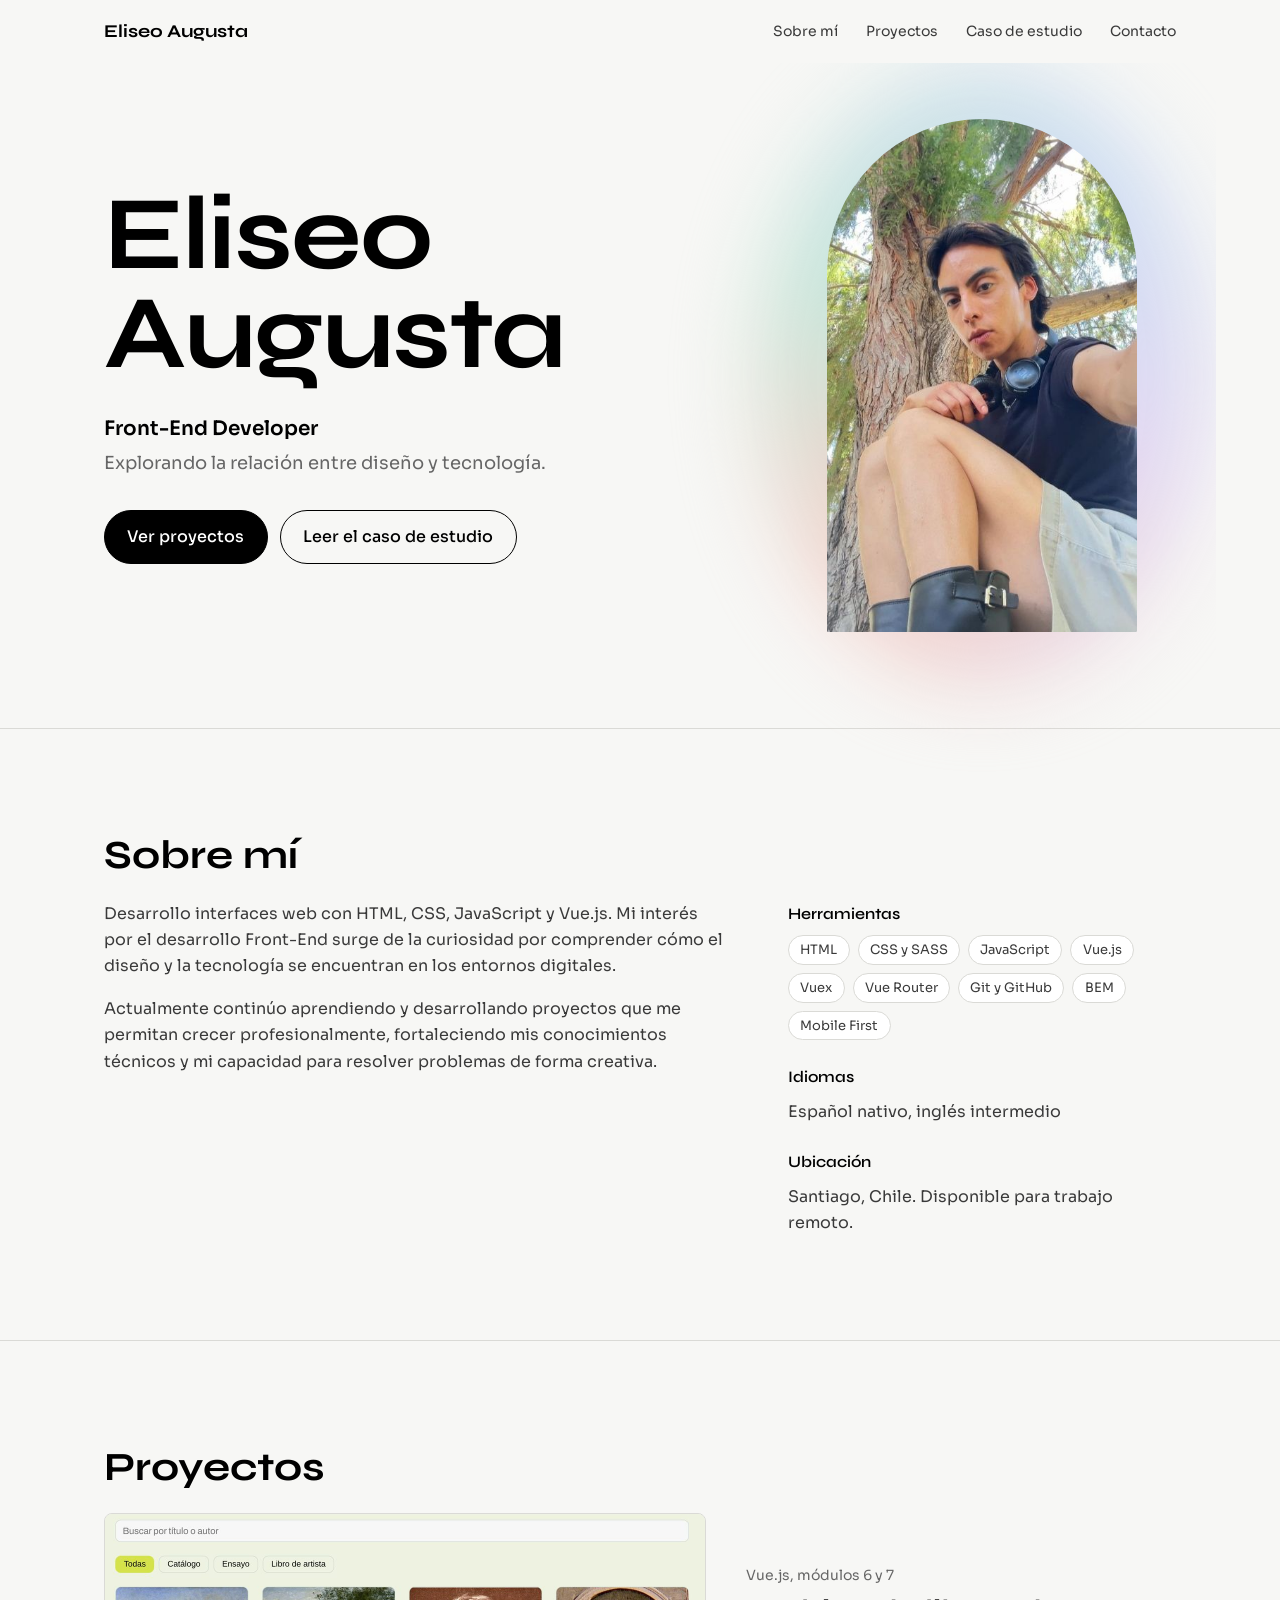
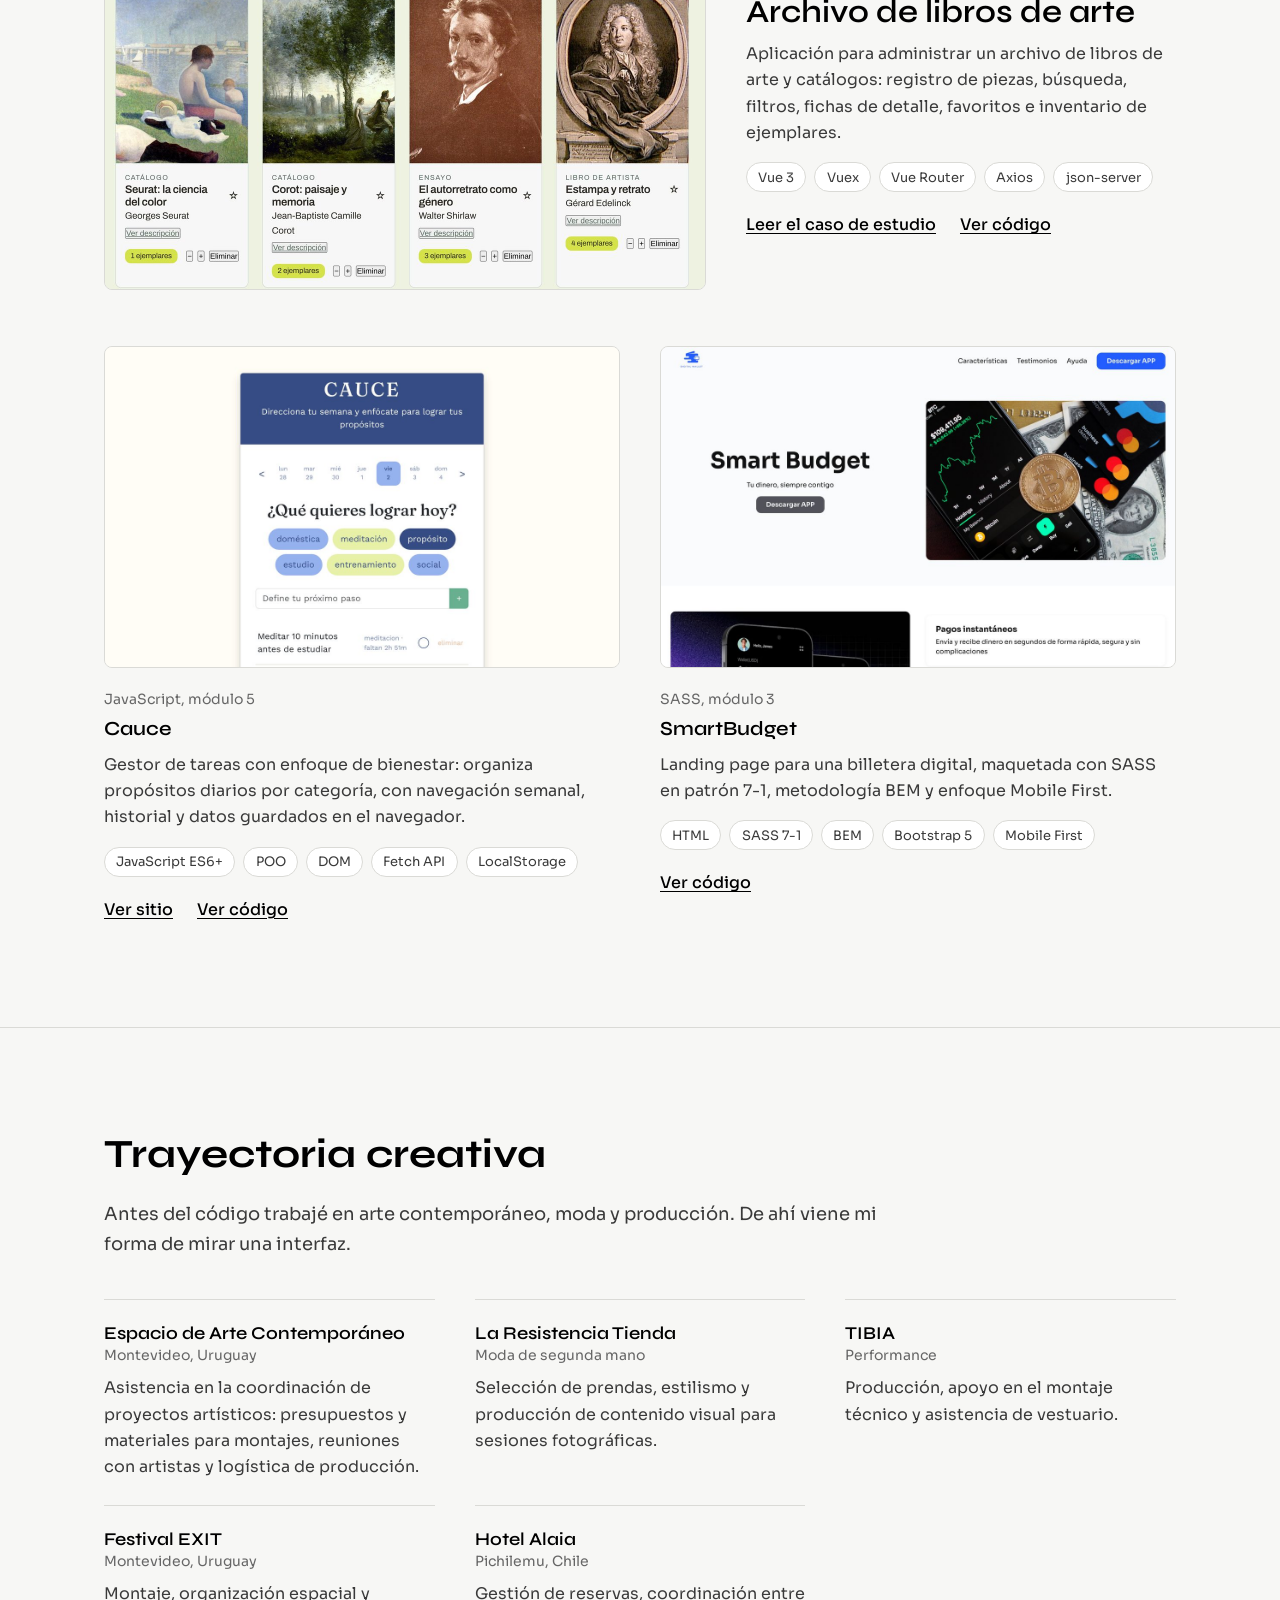
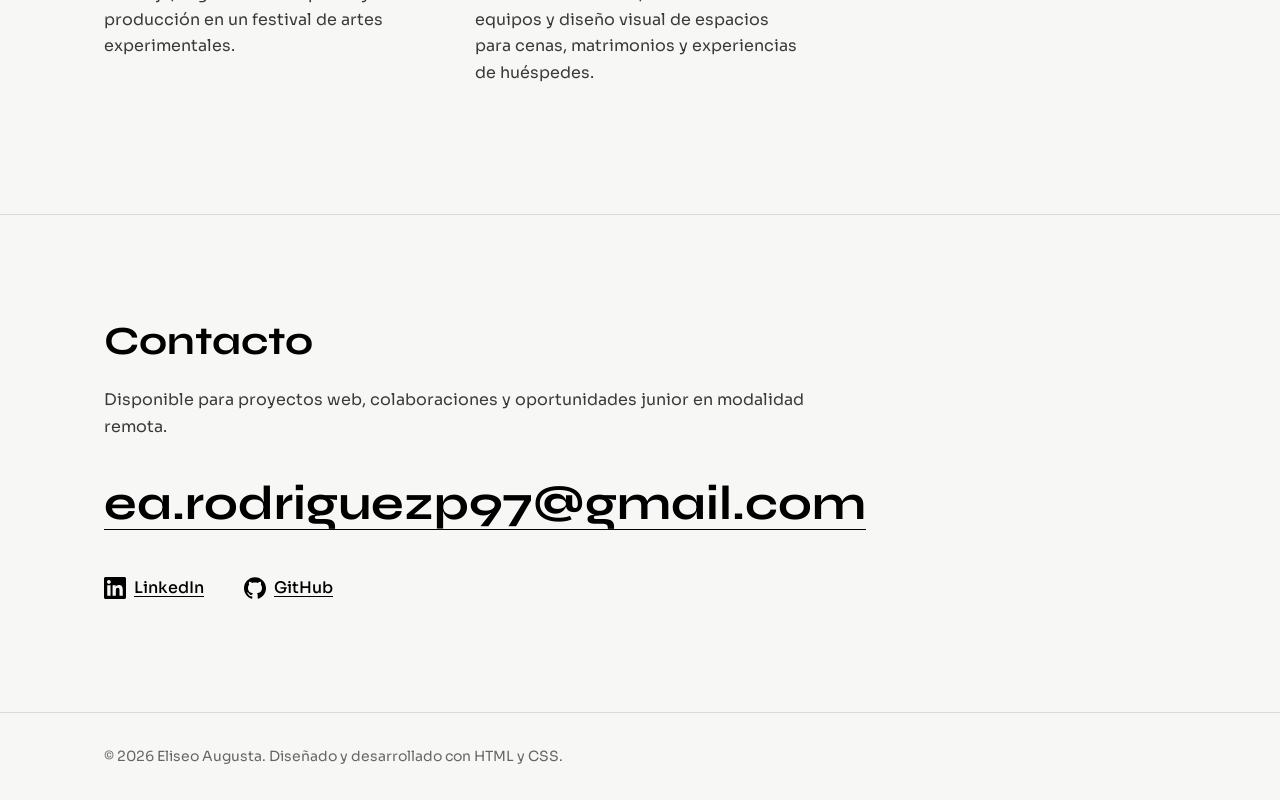
<file: index.html>
<!DOCTYPE html>
<html lang="es">

<head>
    <meta charset="UTF-8">
    <meta name="viewport" content="width=device-width, initial-scale=1.0">
    <title>Eliseo Augusta | Front-End Developer</title>
    <meta name="description"
        content="Portafolio de Eliseo Augusta, Front-End Developer en Santiago de Chile. Proyectos con HTML, CSS, JavaScript y Vue.js.">

    <!-- Tipografía Syne para títulos y Sora para textos -->
    <link rel="preconnect" href="https://fonts.googleapis.com">
    <link rel="preconnect" href="https://fonts.gstatic.com" crossorigin>
    <link href="https://fonts.googleapis.com/css2?family=Sora:wght@400;500;600&family=Syne:wght@600;700;800&display=swap"
        rel="stylesheet">

    <!-- Estilos propios sin librerías -->
    <link rel="stylesheet" href="assets/css/style.css">

    <!-- Menú hamburguesa -->
    <script src="assets/js/menu.js" defer></script>
</head>

<body>
    <a class="saltar" href="#contenido">Saltar al contenido</a>

    <header class="header">
        <div class="contenedor header__barra">
            <a class="header__marca" href="index.html">Eliseo Augusta</a>

            <!-- Botón hamburguesa para vista desde el celular -->
            <button class="header__boton" type="button" aria-expanded="false" aria-controls="menu-principal">
                <span class="solo-lector">Abrir menú</span>
                <span class="header__icono" aria-hidden="true"></span>
            </button>

            <!-- En celular es un panel desplegable y en tablet y computador una fila de enlaces -->
            <nav class="header__nav" id="menu-principal" aria-label="Navegación principal">
                <ul class="header__menu">
                    <li><a href="#sobre-mi">Sobre mí</a></li>
                    <li><a href="#proyectos">Proyectos</a></li>
                    <li><a href="pages/caso-de-estudio.html">Caso de estudio</a></li>
                    <li><a href="#contacto">Contacto</a></li>
                </ul>
            </nav>
        </div>
    </header>

    <main id="contenido">

        <!-- Presentación -->
        <section class="contenedor hero" aria-labelledby="nombre">
            <div>
                <h1 class="hero__nombre" id="nombre">
                    <span>Eliseo</span>
                    <span>Augusta</span>
                </h1>
                <p class="hero__rol">Front-End Developer</p>
                <p class="hero__lema">Explorando la relación entre diseño y tecnología.</p>
                <div class="hero__acciones">
                    <a class="boton" href="#proyectos">Ver proyectos</a>
                    <a class="boton boton--borde" href="pages/caso-de-estudio.html">Leer el caso de estudio</a>
                </div>
            </div>

            <figure class="hero__foto">
                <img src="assets/img/foto-perfil.jpg" width="440" height="727"
                    alt="Retrato de Eliseo Augusta sentado bajo un árbol, con audífonos al cuello">
            </figure>
        </section>

        <!-- Sobre mí -->
        <section class="seccion" id="sobre-mi" aria-labelledby="titulo-sobre-mi">
            <div class="contenedor">
                <h2 id="titulo-sobre-mi">Sobre mí</h2>
                <div class="sobre-mi">
                    <div>
                        <p>
                            Desarrollo interfaces web con HTML, CSS, JavaScript y Vue.js. Mi interés por el desarrollo
                            Front-End surge de la curiosidad por comprender cómo el diseño y la tecnología se encuentran
                            en los entornos digitales.
                        </p>
                        <p>
                            Actualmente continúo aprendiendo y desarrollando proyectos que me permitan crecer
                            profesionalmente, fortaleciendo mis conocimientos técnicos y mi capacidad para resolver
                            problemas de forma creativa.
                        </p>
                    </div>

                    <dl class="datos">
                        <div>
                            <dt>Herramientas</dt>
                            <dd>
                                <ul class="etiquetas">
                                    <li>HTML</li>
                                    <li>CSS y SASS</li>
                                    <li>JavaScript</li>
                                    <li>Vue.js</li>
                                    <li>Vuex</li>
                                    <li>Vue Router</li>
                                    <li>Git y GitHub</li>
                                    <li>BEM</li>
                                    <li>Mobile First</li>
                                </ul>
                            </dd>
                        </div>
                        <div>
                            <dt>Idiomas</dt>
                            <dd>Español nativo, inglés intermedio</dd>
                        </div>
                        <div>
                            <dt>Ubicación</dt>
                            <dd>Santiago, Chile. Disponible para trabajo remoto.</dd>
                        </div>
                    </dl>
                </div>
            </div>
        </section>

        <!-- Proyectos -->
        <section class="seccion" id="proyectos" aria-labelledby="titulo-proyectos">
            <div class="contenedor">
                <h2 id="titulo-proyectos">Proyectos</h2>

                <div class="proyectos">
                    <article class="proyecto proyecto--destacado">
                        <figure class="proyecto__imagen">
                            <img src="assets/img/proyectos/archivo-libros-arte.jpg" width="1200" height="750"
                                alt="Catálogo del Archivo de libros de arte con buscador, filtros por categoría y fichas de libros con sus portadas">
                        </figure>
                        <div>
                            <p class="proyecto__contexto">Vue.js, módulos 6 y 7</p>
                            <h3>Archivo de libros de arte</h3>
                            <p>
                                Aplicación para administrar un archivo de libros de arte y catálogos: registro de
                                piezas, búsqueda, filtros, fichas de detalle, favoritos e inventario de ejemplares.
                            </p>
                            <ul class="etiquetas" aria-label="Tecnologías">
                                <li>Vue 3</li>
                                <li>Vuex</li>
                                <li>Vue Router</li>
                                <li>Axios</li>
                                <li>json-server</li>
                            </ul>
                            <div class="proyecto__enlaces">
                                <a href="pages/caso-de-estudio.html">Leer el caso de estudio</a>
                                <a href="https://github.com/earodriguezp97-art/Gestor-de-libros" target="_blank"
                                    rel="noopener">Ver código<span class="solo-lector"> (se abre en una pestaña
                                        nueva)</span></a>
                            </div>
                        </div>
                    </article>

                    <article class="proyecto">
                        <figure class="proyecto__imagen">
                            <img src="assets/img/proyectos/cauce.jpg" width="1200" height="750"
                                alt="Pantalla de Cauce con el calendario semanal, categorías de propósitos y una lista de tareas del día">
                        </figure>
                        <div>
                            <p class="proyecto__contexto">JavaScript, módulo 5</p>
                            <h3>Cauce</h3>
                            <p>
                                Gestor de tareas con enfoque de bienestar: organiza propósitos diarios por categoría,
                                con navegación semanal, historial y datos guardados en el navegador.
                            </p>
                            <ul class="etiquetas" aria-label="Tecnologías">
                                <li>JavaScript ES6+</li>
                                <li>POO</li>
                                <li>DOM</li>
                                <li>Fetch API</li>
                                <li>LocalStorage</li>
                            </ul>
                            <div class="proyecto__enlaces">
                                <a href="https://earodriguezp97-art.github.io/Cauce---Gestor-de-tareas/"
                                    target="_blank" rel="noopener">Ver sitio<span class="solo-lector"> (se abre en
                                        una pestaña nueva)</span></a>
                                <a href="https://github.com/earodriguezp97-art/Cauce---Gestor-de-tareas"
                                    target="_blank" rel="noopener">Ver código<span class="solo-lector"> (se abre en
                                        una pestaña nueva)</span></a>
                            </div>
                        </div>
                    </article>

                    <article class="proyecto">
                        <figure class="proyecto__imagen">
                            <img src="assets/img/proyectos/smartbudget.jpg" width="1200" height="750"
                                alt="Landing page de SmartBudget con el título, un botón para descargar la app y una imagen de un celular con gráficos financieros">
                        </figure>
                        <div>
                            <p class="proyecto__contexto">SASS, módulo 3</p>
                            <h3>SmartBudget</h3>
                            <p>
                                Landing page para una billetera digital, maquetada con SASS en patrón 7-1,
                                metodología BEM y enfoque Mobile First.
                            </p>
                            <ul class="etiquetas" aria-label="Tecnologías">
                                <li>HTML</li>
                                <li>SASS 7-1</li>
                                <li>BEM</li>
                                <li>Bootstrap 5</li>
                                <li>Mobile First</li>
                            </ul>
                            <div class="proyecto__enlaces">
                                <a href="https://github.com/earodriguezp97-art/smartbudget-landing" target="_blank"
                                    rel="noopener">Ver código<span class="solo-lector"> (se abre en una pestaña
                                        nueva)</span></a>
                            </div>
                        </div>
                    </article>
                </div>
            </div>
        </section>

        <!-- Trayectoria creativa -->
        <section class="seccion" id="trayectoria" aria-labelledby="titulo-trayectoria">
            <div class="contenedor">
                <h2 id="titulo-trayectoria">Trayectoria creativa</h2>
                <p class="trayectoria__intro">
                    Antes del código trabajé en arte contemporáneo, moda y producción. De ahí viene mi forma de mirar
                    una interfaz.
                </p>

                <ul class="trayectoria">
                    <li>
                        <h3>Espacio de Arte Contemporáneo</h3>
                        <p class="trayectoria__lugar">Montevideo, Uruguay</p>
                        <p>Asistencia en la coordinación de proyectos artísticos: presupuestos y materiales para
                            montajes, reuniones con artistas y logística de producción.</p>
                    </li>
                    <li>
                        <h3>La Resistencia Tienda</h3>
                        <p class="trayectoria__lugar">Moda de segunda mano</p>
                        <p>Selección de prendas, estilismo y producción de contenido visual para sesiones
                            fotográficas.</p>
                    </li>
                    <li>
                        <h3>TIBIA</h3>
                        <p class="trayectoria__lugar">Performance</p>
                        <p>Producción, apoyo en el montaje técnico y asistencia de vestuario.</p>
                    </li>
                    <li>
                        <h3>Festival EXIT</h3>
                        <p class="trayectoria__lugar">Montevideo, Uruguay</p>
                        <p>Montaje, organización espacial y producción en un festival de artes experimentales.</p>
                    </li>
                    <li>
                        <h3>Hotel Alaia</h3>
                        <p class="trayectoria__lugar">Pichilemu, Chile</p>
                        <p>Gestión de reservas, coordinación entre equipos y diseño visual de espacios para cenas,
                            matrimonios y experiencias de huéspedes.</p>
                    </li>
                </ul>
            </div>
        </section>

        <!-- Contacto -->
        <section class="seccion" id="contacto" aria-labelledby="titulo-contacto">
            <div class="contenedor">
                <h2 id="titulo-contacto">Contacto</h2>
                <p>Disponible para proyectos web, colaboraciones y oportunidades junior en modalidad remota.</p>
                <a class="contacto__correo" href="mailto:ea.rodriguezp97@gmail.com">ea.rodriguezp97@gmail.com</a>
                <ul class="contacto__redes">
                    <li>
                        <a href="https://www.linkedin.com/in/eliseo-rodriguez-pino-46a639161/" target="_blank" rel="noopener">
                            <svg class="icono" viewBox="0 0 24 24" aria-hidden="true"><path d="M20.447 20.452h-3.554v-5.569c0-1.328-.027-3.037-1.852-3.037-1.853 0-2.136 1.445-2.136 2.939v5.667H9.351V9h3.414v1.561h.046c.477-.9 1.637-1.85 3.37-1.85 3.601 0 4.267 2.37 4.267 5.455v6.286zM5.337 7.433c-1.144 0-2.063-.926-2.063-2.065 0-1.138.92-2.063 2.063-2.063 1.14 0 2.064.925 2.064 2.063 0 1.139-.925 2.065-2.064 2.065zm1.782 13.019H3.555V9h3.564v11.452zM22.225 0H1.771C.792 0 0 .774 0 1.729v20.542C0 23.227.792 24 1.771 24h20.451C23.2 24 24 23.227 24 22.271V1.729C24 .774 23.2 0 22.222 0h.003z"/></svg>
                            LinkedIn<span class="solo-lector"> (se abre en una pestaña nueva)</span>
                        </a>
                    </li>
                    <li>
                        <a href="https://github.com/earodriguezp97-art" target="_blank" rel="noopener">
                            <svg class="icono" viewBox="0 0 24 24" aria-hidden="true"><path d="M12 .297c-6.63 0-12 5.373-12 12 0 5.303 3.438 9.8 8.205 11.385.6.113.82-.258.82-.577 0-.285-.01-1.04-.015-2.04-3.338.724-4.042-1.61-4.042-1.61C4.422 18.07 3.633 17.7 3.633 17.7c-1.087-.744.084-.729.084-.729 1.205.084 1.838 1.236 1.838 1.236 1.07 1.835 2.809 1.305 3.495.998.108-.776.417-1.305.76-1.605-2.665-.3-5.466-1.332-5.466-5.93 0-1.31.465-2.38 1.235-3.22-.135-.303-.54-1.523.105-3.176 0 0 1.005-.322 3.3 1.23.96-.267 1.98-.399 3-.405 1.02.006 2.04.138 3 .405 2.28-1.552 3.285-1.23 3.285-1.23.645 1.653.24 2.873.12 3.176.765.84 1.23 1.91 1.23 3.22 0 4.61-2.805 5.625-5.475 5.92.42.36.81 1.096.81 2.22 0 1.606-.015 2.896-.015 3.286 0 .315.21.69.825.57C20.565 22.092 24 17.592 24 12.297c0-6.627-5.373-12-12-12"/></svg>
                            GitHub<span class="solo-lector"> (se abre en una pestaña nueva)</span>
                        </a>
                    </li>
                </ul>
            </div>
        </section>
    </main>

    <footer class="footer">
        <div class="contenedor">
            <p>© 2026 Eliseo Augusta. Diseñado y desarrollado con HTML y CSS.</p>
        </div>
    </footer>
</body>

</html>
</file>
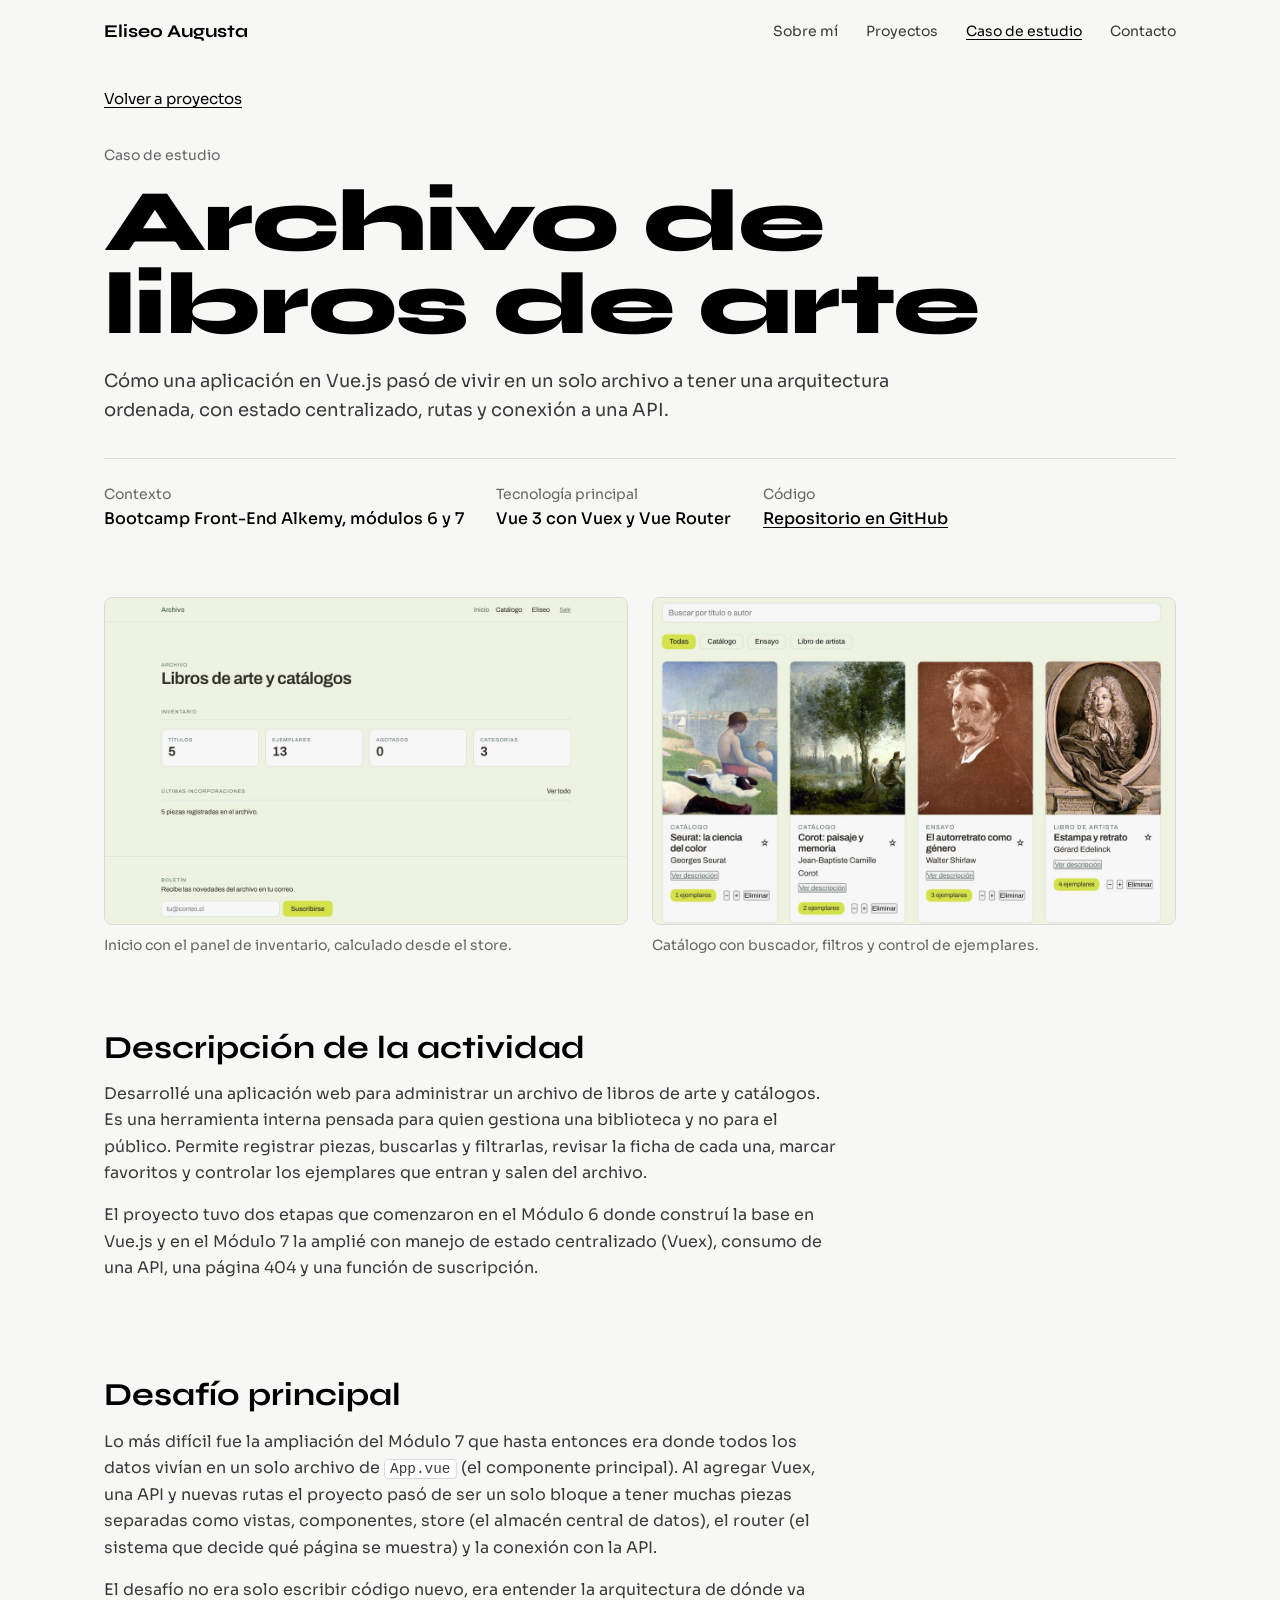
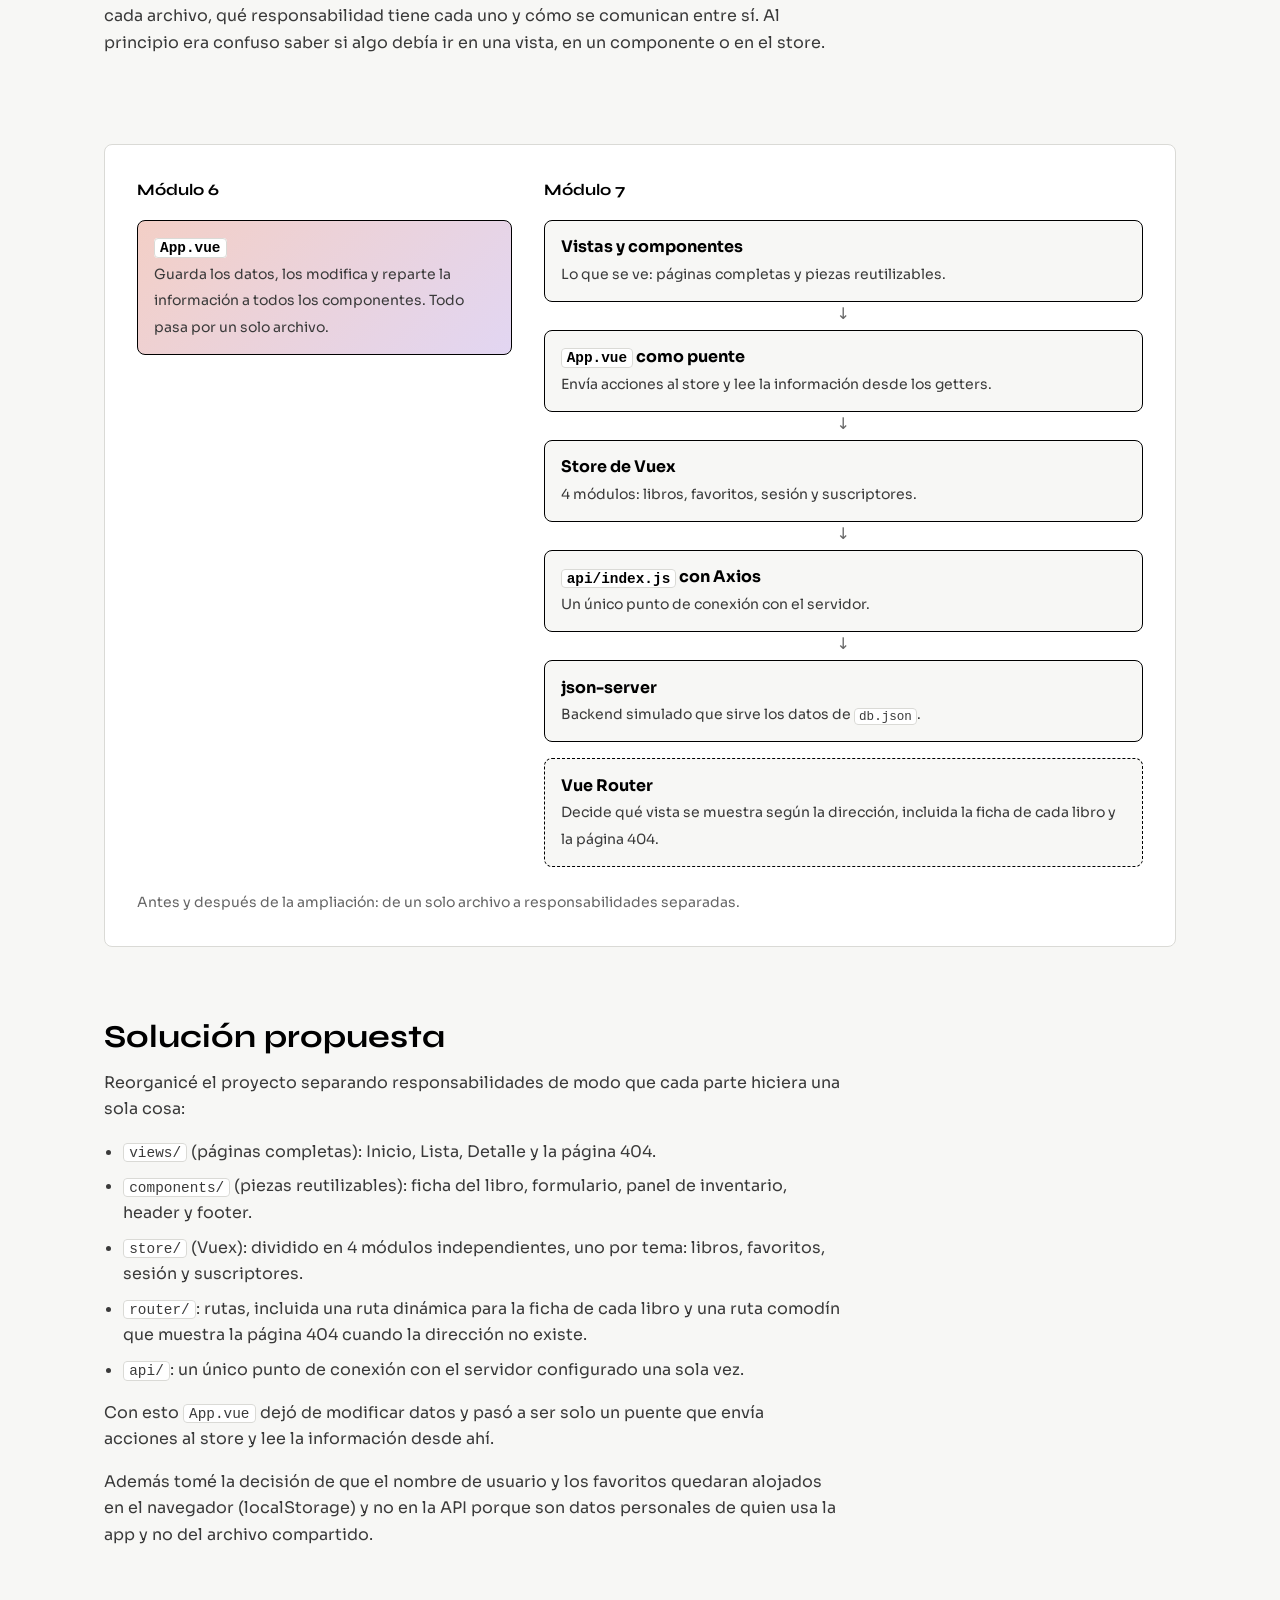
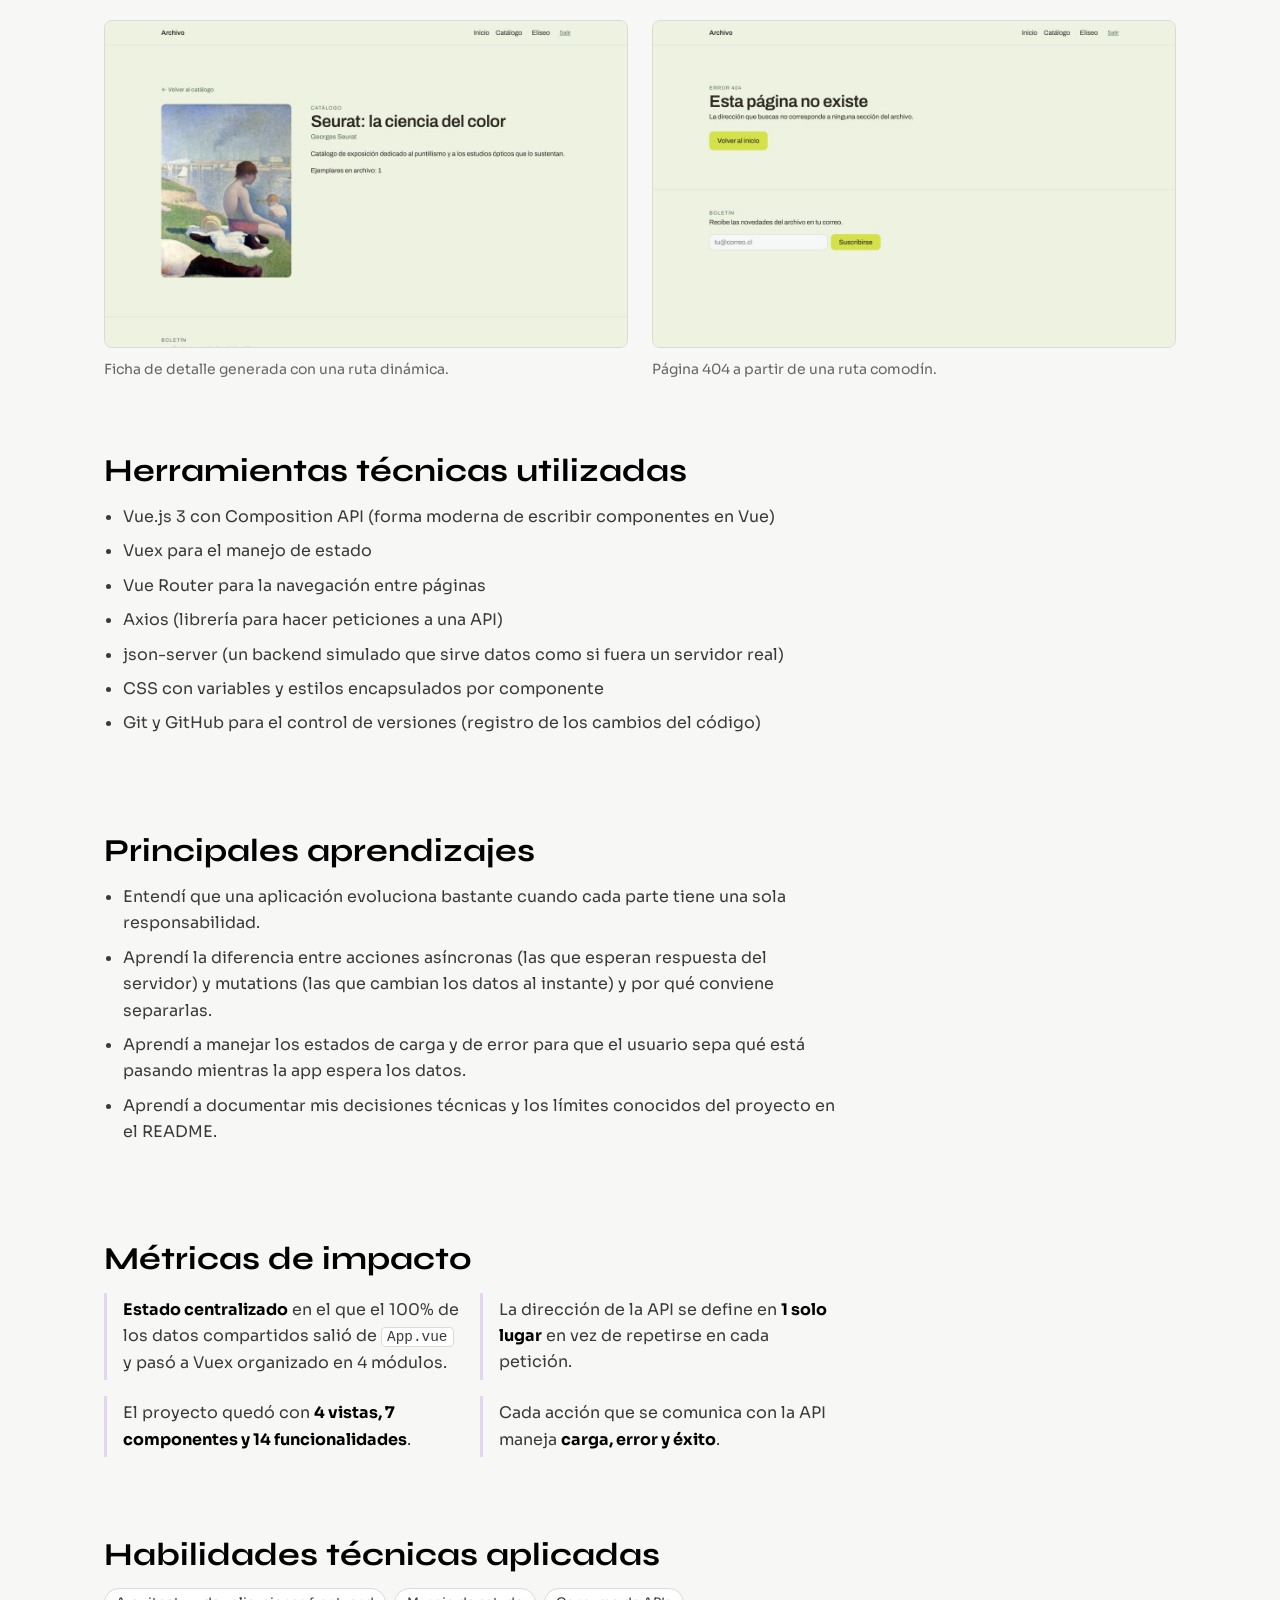
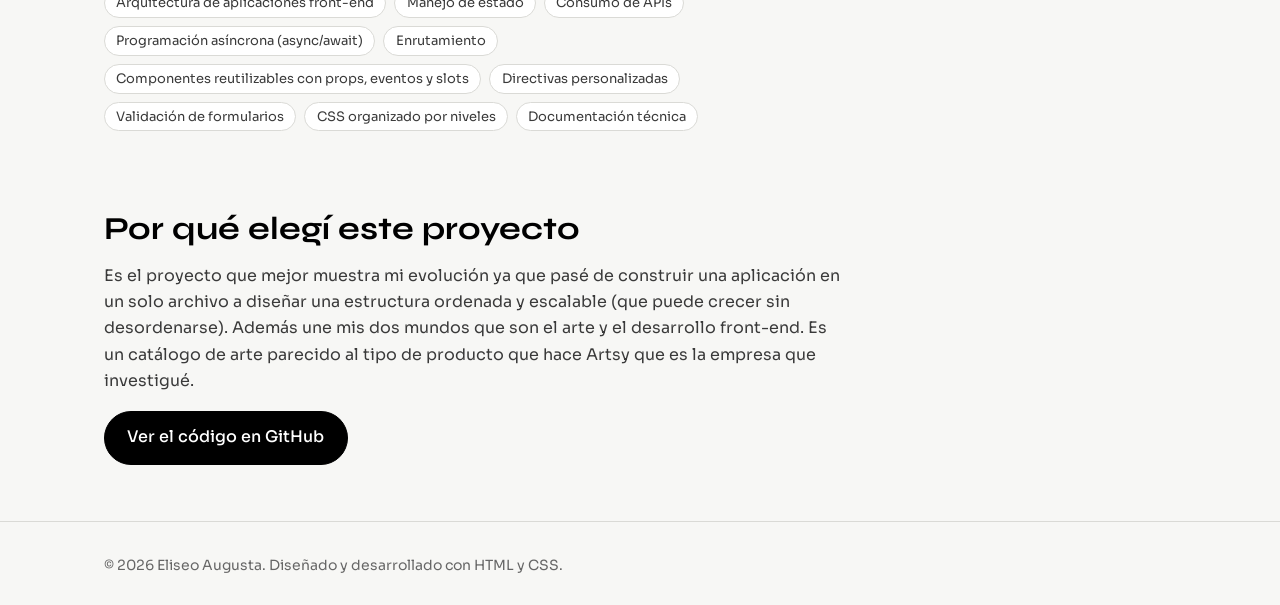
<file: pages/caso-de-estudio.html>
<!DOCTYPE html>
<html lang="es">

<head>
    <meta charset="UTF-8">
    <meta name="viewport" content="width=device-width, initial-scale=1.0">
    <title>Caso de estudio: Archivo de libros de arte | Eliseo Augusta</title>
    <meta name="description"
        content="Caso de estudio de Eliseo Augusta: cómo reorganicé una aplicación en Vue.js con Vuex, Vue Router y una API.">

    <link rel="preconnect" href="https://fonts.googleapis.com">
    <link rel="preconnect" href="https://fonts.gstatic.com" crossorigin>
    <link href="https://fonts.googleapis.com/css2?family=Sora:wght@400;500;600&family=Syne:wght@600;700;800&display=swap"
        rel="stylesheet">

    <link rel="stylesheet" href="../assets/css/style.css">

    <!-- Menú hamburguesa -->
    <script src="../assets/js/menu.js" defer></script>
</head>

<body>
    <a class="saltar" href="#contenido">Saltar al contenido</a>

    <header class="header">
        <div class="contenedor header__barra">
            <a class="header__marca" href="../index.html">Eliseo Augusta</a>

            <!-- Botón hamburguesa para vista desde el celular -->
            <button class="header__boton" type="button" aria-expanded="false" aria-controls="menu-principal">
                <span class="solo-lector">Abrir menú</span>
                <span class="header__icono" aria-hidden="true"></span>
            </button>

            <!-- En celular es un panel desplegable y en tablet y computador una fila de enlaces -->
            <nav class="header__nav" id="menu-principal" aria-label="Navegación principal">
                <ul class="header__menu">
                    <li><a href="../index.html#sobre-mi">Sobre mí</a></li>
                    <li><a href="../index.html#proyectos">Proyectos</a></li>
                    <li><a href="caso-de-estudio.html" aria-current="page">Caso de estudio</a></li>
                    <li><a href="../index.html#contacto">Contacto</a></li>
                </ul>
            </nav>
        </div>
    </header>

    <main id="contenido">
        <div class="contenedor">
            <a class="volver" href="../index.html#proyectos">Volver a proyectos</a>

            <!-- Cabecera del caso -->
            <header class="caso__cabecera">
                <p class="proyecto__contexto">Caso de estudio</p>
                <h1>Archivo de libros de arte</h1>
                <p class="caso__bajada">
                    Cómo una aplicación en Vue.js pasó de vivir en un solo archivo a tener una arquitectura ordenada,
                    con estado centralizado, rutas y conexión a una API.
                </p>

                <dl class="caso__ficha">
                    <div>
                        <dt>Contexto</dt>
                        <dd>Bootcamp Front-End Alkemy, módulos 6 y 7</dd>
                    </div>
                    <div>
                        <dt>Tecnología principal</dt>
                        <dd>Vue 3 con Vuex y Vue Router</dd>
                    </div>
                    <div>
                        <dt>Código</dt>
                        <dd><a href="https://github.com/earodriguezp97-art/Gestor-de-libros" target="_blank"
                                rel="noopener">Repositorio en GitHub<span class="solo-lector"> (se abre en una
                                    pestaña nueva)</span></a></dd>
                    </div>
                </dl>
            </header>

            <div class="galeria">
                <figure>
                    <img src="../assets/img/caso/archivo-inventario.jpg" width="1200" height="750"
                        alt="Página de inicio del archivo con el panel de inventario: 5 títulos, 13 ejemplares, 0 agotados y 3 categorías">
                    <figcaption>Inicio con el panel de inventario, calculado desde el store.</figcaption>
                </figure>
                <figure>
                    <img src="../assets/img/proyectos/archivo-libros-arte.jpg" width="1200" height="750"
                        alt="Catálogo con buscador, filtros por categoría y fichas de libros con portada, autor y ejemplares">
                    <figcaption>Catálogo con buscador, filtros y control de ejemplares.</figcaption>
                </figure>
            </div>

            <!-- 1 -->
            <section class="caso__bloque" aria-labelledby="t-descripcion">
                <h2 id="t-descripcion">Descripción de la actividad</h2>
                <p>
                    Desarrollé una aplicación web para administrar un archivo de libros de arte y catálogos. Es una
                    herramienta interna pensada para quien gestiona una biblioteca y no para el público. Permite
                    registrar piezas, buscarlas y filtrarlas, revisar la ficha de cada una, marcar favoritos y
                    controlar los ejemplares que entran y salen del archivo.
                </p>
                <p>
                    El proyecto tuvo dos etapas que comenzaron en el Módulo 6 donde construí la base en Vue.js y en el Módulo 7 la amplié
                    con manejo de estado centralizado (Vuex), consumo de una API, una página 404 y una función de
                    suscripción.
                </p>
            </section>

            <!-- 2 -->
            <section class="caso__bloque" aria-labelledby="t-desafio">
                <h2 id="t-desafio">Desafío principal</h2>
                <p>
                    Lo más difícil fue la ampliación del Módulo 7 que hasta entonces era donde todos los datos vivían en un solo
                    archivo de <code>App.vue</code> (el componente principal). Al agregar Vuex, una API y nuevas rutas
                    el proyecto pasó de ser un solo bloque a tener muchas piezas separadas como vistas, componentes,
                    store (el almacén central de datos), el router (el sistema que decide qué página se muestra) y la
                    conexión con la API.
                </p>
                <p>
                    El desafío no era solo escribir código nuevo, era entender la arquitectura de dónde va cada
                    archivo, qué responsabilidad tiene cada uno y cómo se comunican entre sí. Al principio era confuso
                    saber si algo debía ir en una vista, en un componente o en el store.
                </p>
            </section>

            <!-- Diagrama antes y después -->
            <figure class="diagrama">
                <div class="diagrama__columnas">
                    <div>
                        <p class="diagrama__titulo">Módulo 6</p>
                        <div class="diagrama__caja diagrama__caja--todo">
                            <strong><code>App.vue</code></strong>
                            <span>Guarda los datos, los modifica y reparte la información a todos los componentes.
                                Todo pasa por un solo archivo.</span>
                        </div>
                    </div>
                    <div>
                        <p class="diagrama__titulo">Módulo 7</p>
                        <ol class="flujo">
                            <li class="diagrama__caja">
                                <strong>Vistas y componentes</strong>
                                <span>Lo que se ve: páginas completas y piezas reutilizables.</span>
                            </li>
                            <li class="diagrama__caja">
                                <strong><code>App.vue</code> como puente</strong>
                                <span>Envía acciones al store y lee la información desde los getters.</span>
                            </li>
                            <li class="diagrama__caja">
                                <strong>Store de Vuex</strong>
                                <span>4 módulos: libros, favoritos, sesión y suscriptores.</span>
                            </li>
                            <li class="diagrama__caja">
                                <strong><code>api/index.js</code> con Axios</strong>
                                <span>Un único punto de conexión con el servidor.</span>
                            </li>
                            <li class="diagrama__caja">
                                <strong>json-server</strong>
                                <span>Backend simulado que sirve los datos de <code>db.json</code>.</span>
                            </li>
                        </ol>
                        <div class="diagrama__caja flujo__extra">
                            <strong>Vue Router</strong>
                            <span>Decide qué vista se muestra según la dirección, incluida la ficha de cada libro y la
                                página 404.</span>
                        </div>
                    </div>
                </div>
                <figcaption>Antes y después de la ampliación: de un solo archivo a responsabilidades separadas.
                </figcaption>
            </figure>

            <!-- 3 -->
            <section class="caso__bloque" aria-labelledby="t-solucion">
                <h2 id="t-solucion">Solución propuesta</h2>
                <p>Reorganicé el proyecto separando responsabilidades de modo que cada parte hiciera una sola cosa:</p>
                <ul>
                    <li><code>views/</code> (páginas completas): Inicio, Lista, Detalle y la página 404.</li>
                    <li><code>components/</code> (piezas reutilizables): ficha del libro, formulario, panel de
                        inventario, header y footer.</li>
                    <li><code>store/</code> (Vuex): dividido en 4 módulos independientes, uno por tema: libros,
                        favoritos, sesión y suscriptores.</li>
                    <li><code>router/</code>: rutas, incluida una ruta dinámica para la ficha de cada libro y una ruta
                        comodín que muestra la página 404 cuando la dirección no existe.</li>
                    <li><code>api/</code>: un único punto de conexión con el servidor configurado una sola vez.</li>
                </ul>
                <p>
                    Con esto <code>App.vue</code> dejó de modificar datos y pasó a ser solo un puente que envía
                    acciones al store y lee la información desde ahí.
                </p>
                <p>
                    Además tomé la decisión de que el nombre de usuario y los favoritos quedaran alojados en el
                    navegador (localStorage) y no en la API porque son datos personales de quien usa la app y no del
                    archivo compartido.
                </p>
            </section>

            <div class="galeria">
                <figure>
                    <img src="../assets/img/caso/archivo-ficha.jpg" width="1200" height="750"
                        alt="Ficha de detalle del libro Seurat: la ciencia del color, con portada, autor, descripción y ejemplares">
                    <figcaption>Ficha de detalle generada con una ruta dinámica.</figcaption>
                </figure>
                <figure>
                    <img src="../assets/img/caso/archivo-404.jpg" width="1200" height="750"
                        alt="Página de error 404 con el mensaje Esta página no existe y un botón para volver al inicio">
                    <figcaption>Página 404 a partir de una ruta comodín.</figcaption>
                </figure>
            </div>

            <!-- 4 -->
            <section class="caso__bloque" aria-labelledby="t-herramientas">
                <h2 id="t-herramientas">Herramientas técnicas utilizadas</h2>
                <ul>
                    <li>Vue.js 3 con Composition API (forma moderna de escribir componentes en Vue)</li>
                    <li>Vuex para el manejo de estado</li>
                    <li>Vue Router para la navegación entre páginas</li>
                    <li>Axios (librería para hacer peticiones a una API)</li>
                    <li>json-server (un backend simulado que sirve datos como si fuera un servidor real)</li>
                    <li>CSS con variables y estilos encapsulados por componente</li>
                    <li>Git y GitHub para el control de versiones (registro de los cambios del código)</li>
                </ul>
            </section>

            <!-- 5 -->
            <section class="caso__bloque" aria-labelledby="t-aprendizajes">
                <h2 id="t-aprendizajes">Principales aprendizajes</h2>
                <ul>
                    <li>Entendí que una aplicación evoluciona bastante cuando cada parte tiene una sola
                        responsabilidad.</li>
                    <li>Aprendí la diferencia entre acciones asíncronas (las que esperan respuesta del servidor) y
                        mutations (las que cambian los datos al instante) y por qué conviene separarlas.</li>
                    <li>Aprendí a manejar los estados de carga y de error para que el usuario sepa qué está pasando
                        mientras la app espera los datos.</li>
                    <li>Aprendí a documentar mis decisiones técnicas y los límites conocidos del proyecto en el
                        README.</li>
                </ul>
            </section>

            <!-- 6 -->
            <section class="caso__bloque" aria-labelledby="t-metricas">
                <h2 id="t-metricas">Métricas de impacto</h2>
                <ul class="metricas">
                    <li><strong>Estado centralizado</strong> en el que el 100% de los datos compartidos salió de
                        <code>App.vue</code> y pasó a Vuex organizado en 4 módulos.</li>
                    <li>La dirección de la API se define en <strong>1 solo lugar</strong> en vez de repetirse en cada
                        petición.</li>
                    <li>El proyecto quedó con <strong>4 vistas, 7 componentes y 14 funcionalidades</strong>.</li>
                    <li>Cada acción que se comunica con la API maneja <strong>carga, error y éxito</strong>.</li>
                </ul>
            </section>

            <!-- 7 -->
            <section class="caso__bloque" aria-labelledby="t-habilidades">
                <h2 id="t-habilidades">Habilidades técnicas aplicadas</h2>
                <ul class="etiquetas">
                    <li>Arquitectura de aplicaciones front-end</li>
                    <li>Manejo de estado</li>
                    <li>Consumo de APIs</li>
                    <li>Programación asíncrona (async/await)</li>
                    <li>Enrutamiento</li>
                    <li>Componentes reutilizables con props, eventos y slots</li>
                    <li>Directivas personalizadas</li>
                    <li>Validación de formularios</li>
                    <li>CSS organizado por niveles</li>
                    <li>Documentación técnica</li>
                </ul>
            </section>

            <!-- 8 -->
            <section class="caso__bloque" aria-labelledby="t-por-que">
                <h2 id="t-por-que">Por qué elegí este proyecto</h2>
                <p>
                    Es el proyecto que mejor muestra mi evolución ya que pasé de construir una aplicación en un solo
                    archivo a diseñar una estructura ordenada y escalable (que puede crecer sin desordenarse). Además
                    une mis dos mundos que son el arte y el desarrollo front-end. Es un catálogo de arte parecido al
                    tipo de producto que hace Artsy que es la empresa que investigué.
                </p>
                <p><a class="boton" href="https://github.com/earodriguezp97-art/Gestor-de-libros" target="_blank"
                        rel="noopener">Ver el código en GitHub<span class="solo-lector"> (se abre en una pestaña
                            nueva)</span></a></p>
            </section>
        </div>
    </main>

    <footer class="footer">
        <div class="contenedor">
            <p>© 2026 Eliseo Augusta. Diseñado y desarrollado con HTML y CSS.</p>
        </div>
    </footer>
</body>

</html>
</file>
<file: assets/css/style.css>
/* ==========================================================================
   Portafolio · Eliseo Augusta
   Enfoque Mobile First: los estilos base son para celular y las
   media queries agregan cambios para pantallas más grandes.
   ========================================================================== */

/* ---------- 1. Variables ---------- */
:root {
    /* Colores base */
    --papel: #f7f7f5;
    --tinta: #000000;
    --texto: #3a3a3a;
    --suave: #666666;
    --linea: #dadad6;
    --blanco: #ffffff;


    --perla-rosa: #f3cfc6;
    --perla-menta: #c4e5d8;
    --perla-celeste: #ccdcf3;
    --perla-lila: #e2d6f2;

    /* Tipografía */
    --fuente-display: "Syne", system-ui, sans-serif;
    --fuente-texto: "Sora", system-ui, sans-serif;

    /* Medidas */
    --ancho-max: 72rem;
    --margen: clamp(1rem, 4vw, 2.5rem);
    --radio: 0.5rem;
}

/* ---------- 2. Reset y base ---------- */
*,
*::before,
*::after {
    box-sizing: border-box;
}

body {
    margin: 0;
    background-color: var(--papel);
    color: var(--texto);
    font-family: var(--fuente-texto);
    font-size: 1rem;
    line-height: 1.65;
}

h1,
h2,
h3 {
    margin: 0;
    color: var(--tinta);
    font-family: var(--fuente-display);
    line-height: 1.1;
}

h2 {
    font-size: clamp(1.75rem, 4vw, 2.5rem);
    font-weight: 700;
    margin-bottom: 1.5rem;
}

h3 {
    font-size: 1.25rem;
    font-weight: 600;
}

p {
    margin: 0 0 1rem;
    max-width: 62ch; 
}

img {
    display: block;
    max-width: 100%;
    height: auto;
}

ul {
    margin: 0;
    padding: 0;
    list-style: none;
}

a {
    color: var(--tinta);
    text-decoration-thickness: 1px;
    text-underline-offset: 0.2em;
}

a:hover {
    text-decoration-thickness: 2px;
}

/* Foco visible para quien navega con teclado */
:focus-visible {
    outline: 2px solid var(--tinta);
    outline-offset: 3px;
    border-radius: 2px;
}

code {
    font-family: ui-monospace, "SFMono-Regular", Consolas, monospace;
    font-size: 0.9em;
    background-color: var(--blanco);
    border: 1px solid var(--linea);
    border-radius: 0.25rem;
    padding: 0.05em 0.35em;
}

/* Texto para lectores de pantalla */
.solo-lector {
    position: absolute;
    width: 1px;
    height: 1px;
    overflow: hidden;
    clip: rect(0 0 0 0);
    white-space: nowrap;
}

/* Enlace para saltar directo al contenido */
.saltar {
    position: absolute;
    left: var(--margen);
    top: -4rem;
    padding: 0.5rem 1rem;
    background-color: var(--tinta);
    color: var(--blanco);
    border-radius: var(--radio);
    z-index: 10;
}

.saltar:focus {
    top: 1rem;
}

/* ---------- 3. Layout general ---------- */
.contenedor {
    max-width: var(--ancho-max);
    margin-inline: auto;
    padding-inline: var(--margen);
}

.seccion {
    padding-block: clamp(3.5rem, 9vw, 6.5rem);
    border-top: 1px solid var(--linea);
}

/* ---------- 4. Header ---------- */
.header {
    position: sticky; /* queda fijo arriba al hacer scroll */
    top: 0;
    z-index: 5;
    background-color: var(--papel);
}

.header__barra {
    display: flex;
    align-items: center;
    justify-content: space-between;
    gap: 1rem;
    padding-block: 1rem;
}

.header__marca {
    font-family: var(--fuente-display);
    font-size: 1.125rem;
    font-weight: 700;
    text-decoration: none;
}

/* Botón hamburguesa */
.header__boton {
    display: grid;
    place-items: center;
    width: 2.75rem; 
    height: 2.75rem;
    margin-right: -0.75rem;
    border: 0;
    background-color: transparent;
    cursor: pointer;
}

.header__icono,
.header__icono::before,
.header__icono::after {
    display: block;
    width: 1.25rem;
    height: 1.5px;
    background-color: var(--tinta);
    transition: transform 0.2s ease, background-color 0.2s ease;
}

.header__icono {
    position: relative;
}

.header__icono::before,
.header__icono::after {
    content: "";
    position: absolute;
    left: 0;
}

.header__icono::before {
    top: -0.4rem;
}

.header__icono::after {
    top: 0.4rem;
}


.header__boton[aria-expanded="true"] .header__icono {
    background-color: transparent;
}

.header__boton[aria-expanded="true"] .header__icono::before {
    transform: translateY(0.4rem) rotate(45deg);
}

.header__boton[aria-expanded="true"] .header__icono::after {
    transform: translateY(-0.4rem) rotate(-45deg);
}

/* Panel del menú en celular */
.header__nav {
    display: none;
    position: absolute;
    top: 100%;
    left: 0;
    right: 0;
    background-color: var(--papel);
    border-bottom: 1px solid var(--linea);
}

.header__nav--abierto {
    display: block;
}

.header__menu {
    max-width: var(--ancho-max);
    margin-inline: auto;
    padding: 0.25rem var(--margen) 1rem;
}

.header__menu li + li {
    border-top: 1px solid var(--linea);
}

.header__menu a {
    display: block;
    padding-block: 0.8rem;
    font-size: 1rem;
    text-decoration: none;
}

.header__menu a:hover,
.header__menu a[aria-current="page"] {
    text-decoration: underline;
}

@media (prefers-reduced-motion: reduce) {
    .header__icono,
    .header__icono::before,
    .header__icono::after {
        transition: none;
    }
}

/* Tablet y computador */
@media (min-width: 48rem) {
    .header__boton {
        display: none;
    }

    .header__nav {
        display: block;
        position: static;
        border-bottom: 0;
        background-color: transparent;
    }

    .header__menu {
        display: flex;
        gap: 1.75rem;
        max-width: none;
        margin: 0;
        padding: 0;
    }

    .header__menu li + li {
        border-top: 0;
    }

    .header__menu a {
        padding-block: 0.25rem;
        color: var(--texto);
        font-size: 0.875rem;
    }

    .header__menu a:hover,
    .header__menu a[aria-current="page"] {
        color: var(--tinta);
    }
}

/* ---------- 5. Botones ---------- */
.boton {
    display: inline-block;
    padding: 0.8rem 1.4rem;
    border: 1.5px solid var(--tinta);
    border-radius: 999px;
    background-color: var(--tinta);
    color: var(--blanco);
    font-weight: 500;
    text-decoration: none;
}

.boton:hover {
    background-color: var(--texto);
    border-color: var(--texto);
}

.boton--borde {
    background-color: transparent;
    color: var(--tinta);
}

.boton--borde:hover {
    background-color: var(--blanco);
    border-color: var(--tinta);
}

/* ---------- 6. Hero ---------- */
.hero {
    display: grid;
    gap: 3rem;
    padding-block: 2.5rem 4rem;
    overflow-x: clip; 
}

.hero > div {
    min-width: 0;
}

.hero__nombre {
    font-size: clamp(3rem, 12vw, 6.5rem);
    font-weight: 700;
    line-height: 0.95;
    letter-spacing: -0.02em;
}

.hero__nombre span {
    display: block;
}

.hero__rol {
    margin-top: 1.75rem;
    margin-bottom: 0.25rem;
    color: var(--tinta);
    font-size: 1.25rem;
    font-weight: 600;
}

.hero__lema {
    color: var(--suave);
    font-size: 1.125rem;
}

.hero__acciones {
    display: flex;
    flex-wrap: wrap;
    gap: 0.75rem;
    margin-top: 2rem;
}

/* Foto con forma de arco */
.hero__foto {
    position: relative;
    isolation: isolate; 
    width: min(80%, 22rem);
    margin: 0 auto;
}

.hero__foto img {
    width: 100%;
    aspect-ratio: 440 / 727;
    object-fit: cover;
    border-radius: 999px 999px var(--radio) var(--radio);
}

.hero__foto::before {
    content: "";
    position: absolute;
    inset: -10% -22%;
    z-index: -1;
    border-radius: 50%;
    background: conic-gradient(from 210deg,
            var(--perla-rosa),
            var(--perla-menta),
            var(--perla-celeste),
            var(--perla-lila),
            var(--perla-rosa));
    filter: blur(42px);
    opacity: 0.95;
}


/* ---------- 7. Sobre mí ---------- */
.sobre-mi {
    display: grid;
    gap: 2.5rem;
}

.datos {
    display: grid;
    gap: 1.5rem;
    margin: 0;
}

.datos dt {
    margin-bottom: 0.5rem;
    color: var(--tinta);
    font-family: var(--fuente-display);
    font-weight: 600;
}

.datos dd {
    margin: 0;
}

/* Etiquetas de tecnologías */
.etiquetas {
    display: flex;
    flex-wrap: wrap;
    gap: 0.5rem;
}

.etiquetas li {
    padding: 0.2rem 0.7rem;
    border: 1px solid var(--linea);
    border-radius: 999px;
    background-color: var(--blanco);
    font-size: 0.8125rem;
}

/* ---------- 8. Proyectos ---------- */
.proyectos {
    display: grid;
    gap: 3.5rem;
}

.proyecto {
    display: grid;
    gap: 1.25rem;
    align-content: start;
}

.proyecto__imagen {
    margin: 0;
}

.proyecto__imagen img {
    width: 100%;
    aspect-ratio: 16 / 10;
    object-fit: cover;
    object-position: top;
    border: 1px solid var(--linea);
    border-radius: var(--radio);
}

.proyecto__contexto {
    margin-bottom: 0.4rem;
    color: var(--suave);
    font-size: 0.875rem;
}

.proyecto h3 {
    margin-bottom: 0.75rem;
}

.proyecto .etiquetas {
    margin-bottom: 1.25rem;
}

.proyecto__enlaces {
    display: flex;
    flex-wrap: wrap;
    gap: 0.5rem 1.5rem;
    font-weight: 500;
}

.proyecto--destacado h3 {
    font-size: clamp(1.5rem, 3vw, 2rem);
}

/* ---------- 9. Trayectoria creativa ---------- */
.trayectoria__intro {
    margin-bottom: 2.5rem;
    font-size: 1.125rem;
}

.trayectoria {
    display: grid;
    gap: 0;
}

.trayectoria li {
    padding-block: 1.5rem;
    border-top: 1px solid var(--linea);
}

.trayectoria h3 {
    font-size: 1.125rem;
}

.trayectoria__lugar {
    margin-bottom: 0.5rem;
    color: var(--suave);
    font-size: 0.875rem;
}

.trayectoria li p:last-child {
    margin-bottom: 0;
}

/* ---------- 10. Contacto ---------- */
.contacto__correo {
    display: inline-block;
    margin-block: 0.5rem 2rem;
    font-family: var(--fuente-display);
    font-size: clamp(1.3rem, 5.5vw, 3rem);
    font-weight: 700;
    overflow-wrap: anywhere;
}

.contacto__redes {
    display: flex;
    flex-wrap: wrap;
    gap: 0.75rem 2rem;
    font-weight: 500;
}

.contacto__redes a {
    display: inline-flex;
    align-items: center;
    gap: 0.5rem;
}

.icono {
    width: 1.375rem;
    height: 1.375rem;
    flex-shrink: 0;
    fill: currentColor;
}

/* ---------- 11. Footer ---------- */
.footer {
    padding-block: 2rem;
    border-top: 1px solid var(--linea);
    color: var(--suave);
    font-size: 0.875rem;
}

.footer p {
    margin: 0;
}

/* ==========================================================================
   12. Página del caso de estudio
   ========================================================================== */
.volver {
    display: inline-block;
    margin-top: 1.5rem;
    font-size: 0.9375rem;
}

.caso__cabecera {
    padding-block: 2rem 3rem;
}

.caso__cabecera h1 {
    margin-top: 0.75rem;
    margin-bottom: 1.25rem;
    font-size: clamp(2.5rem, 9vw, 5.5rem);
    font-weight: 800;
    line-height: 0.95;
    letter-spacing: -0.02em;
}

.caso__bajada {
    font-size: 1.125rem;
}

.caso__ficha {
    display: grid;
    gap: 1rem 2rem;
    margin: 2rem 0 0;
    padding-top: 1.5rem;
    border-top: 1px solid var(--linea);
}

.caso__ficha dt {
    color: var(--suave);
    font-size: 0.875rem;
}

.caso__ficha dd {
    margin: 0;
    color: var(--tinta);
    font-weight: 500;
}

.caso__bloque {
    max-width: 46rem;
    padding-block: 2.5rem;
}

.caso__bloque h2 {
    margin-bottom: 1rem;
    font-size: clamp(1.5rem, 3.5vw, 2rem);
}

.caso__bloque ul:not(.etiquetas, .metricas) {
    margin-bottom: 1rem;
    padding-left: 1.2rem;
    list-style: disc;
}

.caso__bloque ul:not(.etiquetas, .metricas) li {
    margin-bottom: 0.5rem;
}

/* Capturas */
.galeria {
    display: grid;
    gap: 1.5rem;
    margin: 1rem 0 2rem;
}

.galeria figure {
    margin: 0;
}

.galeria img {
    width: 100%;
    border: 1px solid var(--linea);
    border-radius: var(--radio);
}

figcaption {
    margin-top: 0.6rem;
    color: var(--suave);
    font-size: 0.875rem;
}

/* Diagrama antes y después */
.diagrama {
    margin: 2rem 0;
    padding: clamp(1.25rem, 4vw, 2rem);
    border: 1px solid var(--linea);
    border-radius: var(--radio);
    background-color: var(--blanco);
}

.diagrama__columnas {
    display: grid;
    gap: 2rem;
}

.diagrama__titulo {
    margin-bottom: 1rem;
    color: var(--tinta);
    font-family: var(--fuente-display);
    font-weight: 700;
}

.diagrama__caja {
    padding: 0.85rem 1rem;
    border: 1.5px solid var(--tinta);
    border-radius: var(--radio);
    background-color: var(--papel);
}

.diagrama__caja strong {
    display: block;
    color: var(--tinta);
}

.diagrama__caja span {
    font-size: 0.875rem;
}

.diagrama figcaption {
    margin-top: 1.5rem;
}

.diagrama__caja--todo {
    background: linear-gradient(135deg, var(--perla-rosa), var(--perla-lila));
}

/* El flujo como secuencia */
.flujo {
    display: grid;
    gap: 1.75rem;
    margin: 0;
    padding: 0;
    list-style: none;
}

.flujo li {
    position: relative;
}

.flujo li:not(:last-child)::after {
    content: "↓";
    position: absolute;
    left: 50%;
    bottom: -1.65rem;
    transform: translateX(-50%);
    color: var(--suave);
}

.flujo__extra {
    margin-top: 1rem;
    border-style: dashed;
}

/* Métricas */
.caso__bloque .metricas {
    display: grid;
    gap: 1rem;
    padding-left: 0;
    list-style: none;
}

.caso__bloque .metricas li {
    margin: 0;
    padding: 0.25rem 0 0.25rem 1rem;
    border-left: 3px solid var(--perla-lila);
}

.metricas strong {
    color: var(--tinta);
}

/* ==========================================================================
   13. Pantallas medianas (desde 48rem = 768px)
   ========================================================================== */
@media (min-width: 48rem) {
    .proyectos {
        grid-template-columns: 1fr 1fr;
        column-gap: 2.5rem;
    }

    .proyecto--destacado {
        grid-column: 1 / -1;
        grid-template-columns: 1.4fr 1fr;
        align-items: center;
        gap: 2.5rem;
    }

    .trayectoria {
        grid-template-columns: 1fr 1fr;
        column-gap: 2.5rem;
    }

    .galeria {
        grid-template-columns: 1fr 1fr;
    }

    .caso__ficha {
        grid-template-columns: repeat(3, auto);
        justify-content: start;
    }

    .metricas {
        grid-template-columns: 1fr 1fr;
    }
}

/* ==========================================================================
   14. Pantallas grandes (desde 64rem = 1024px)
   ========================================================================== */
@media (min-width: 64rem) {
    .hero {
        grid-template-columns: 1.6fr 1fr;
        align-items: center;
        gap: 4rem;
        padding-block: 3.5rem 6rem;
    }

    .sobre-mi {
        grid-template-columns: 1.6fr 1fr;
        gap: 4rem;
    }

    .trayectoria {
        grid-template-columns: repeat(3, 1fr);
    }

    .diagrama__columnas {
        grid-template-columns: 1fr 1.6fr;
    }
}
</file>
